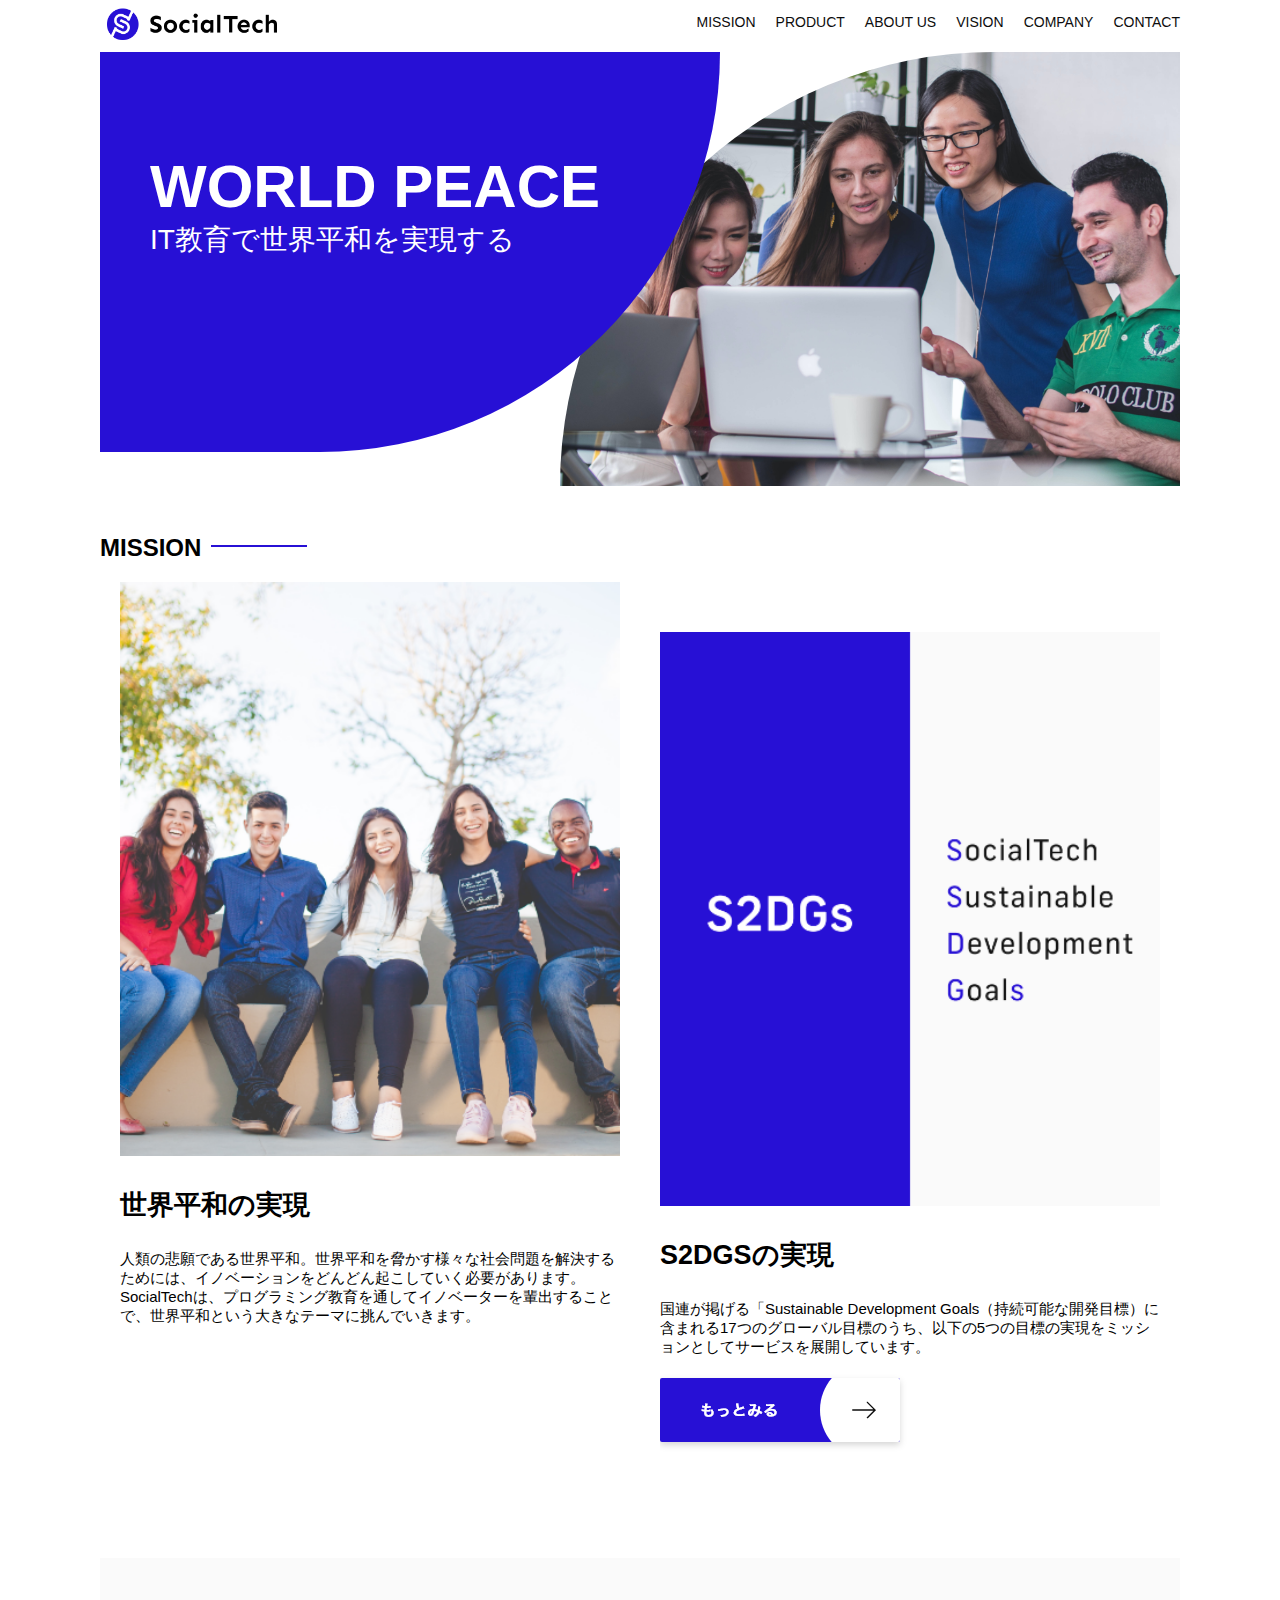
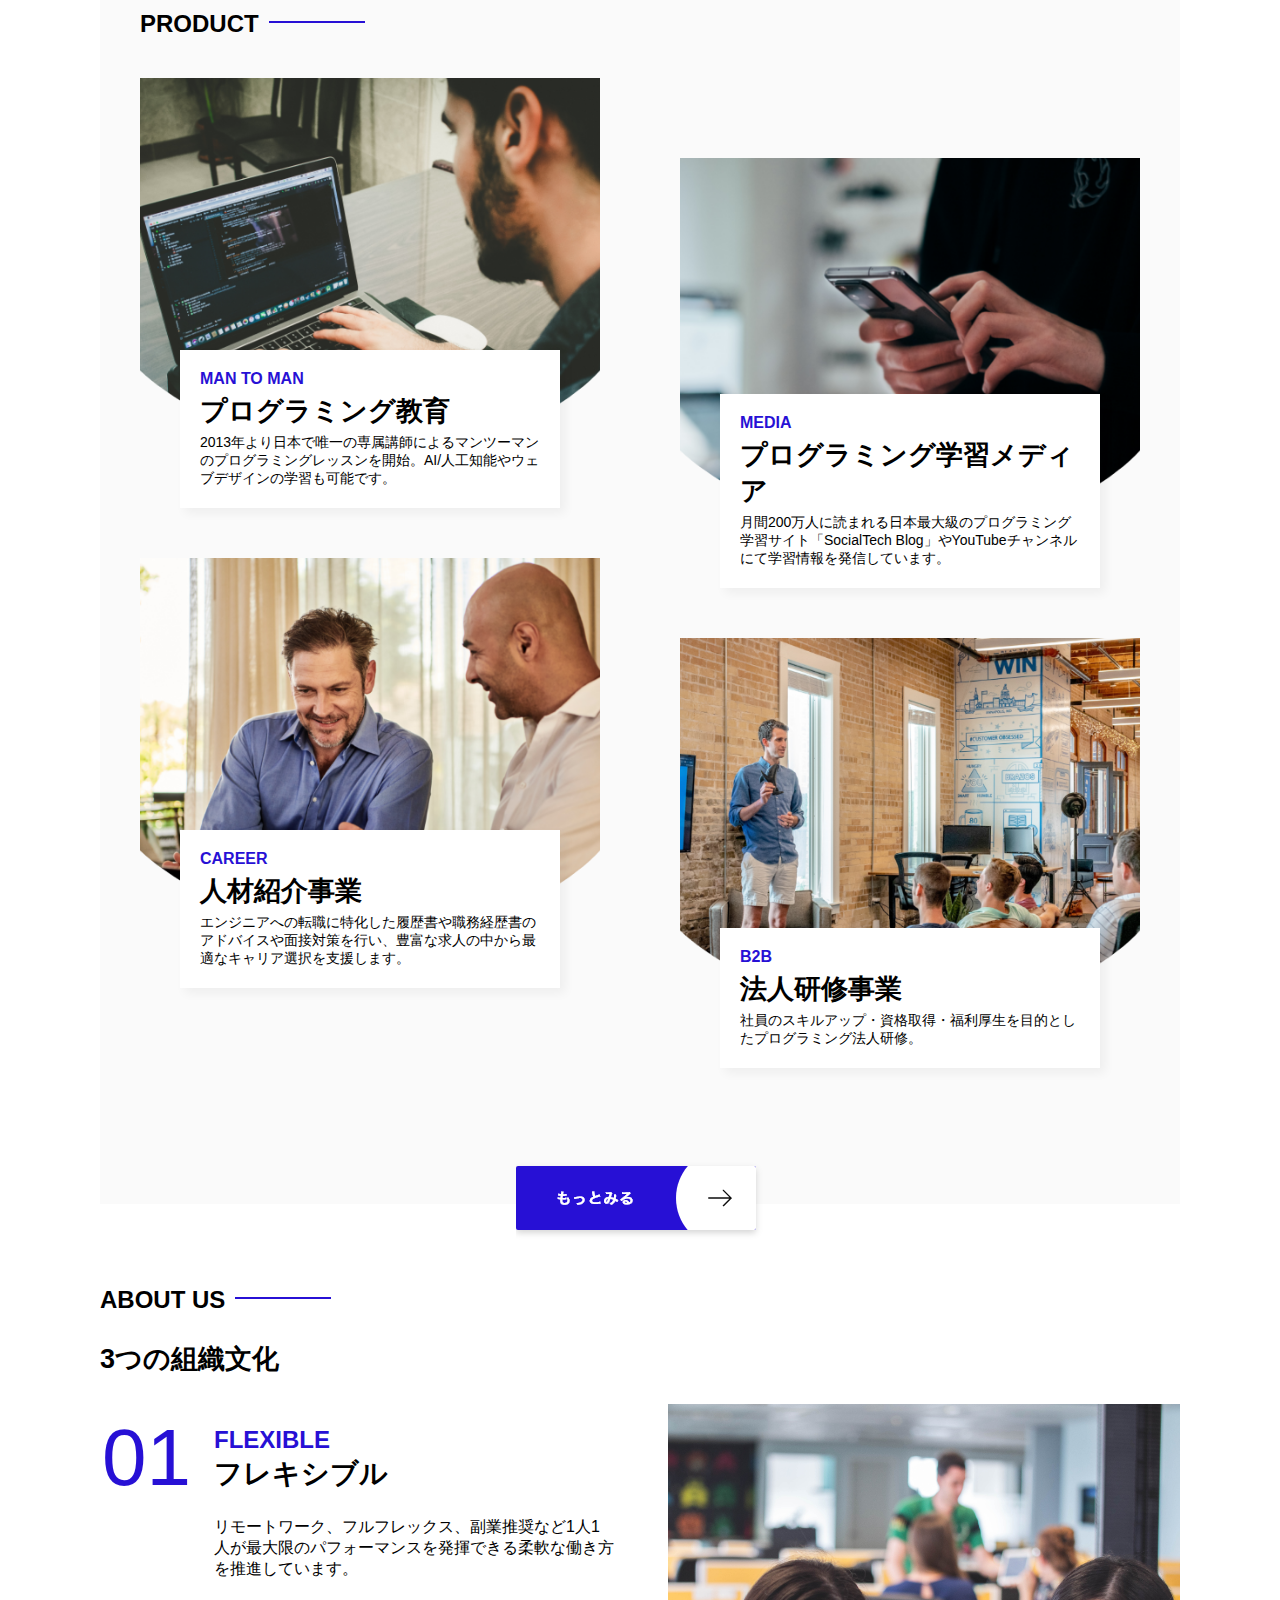
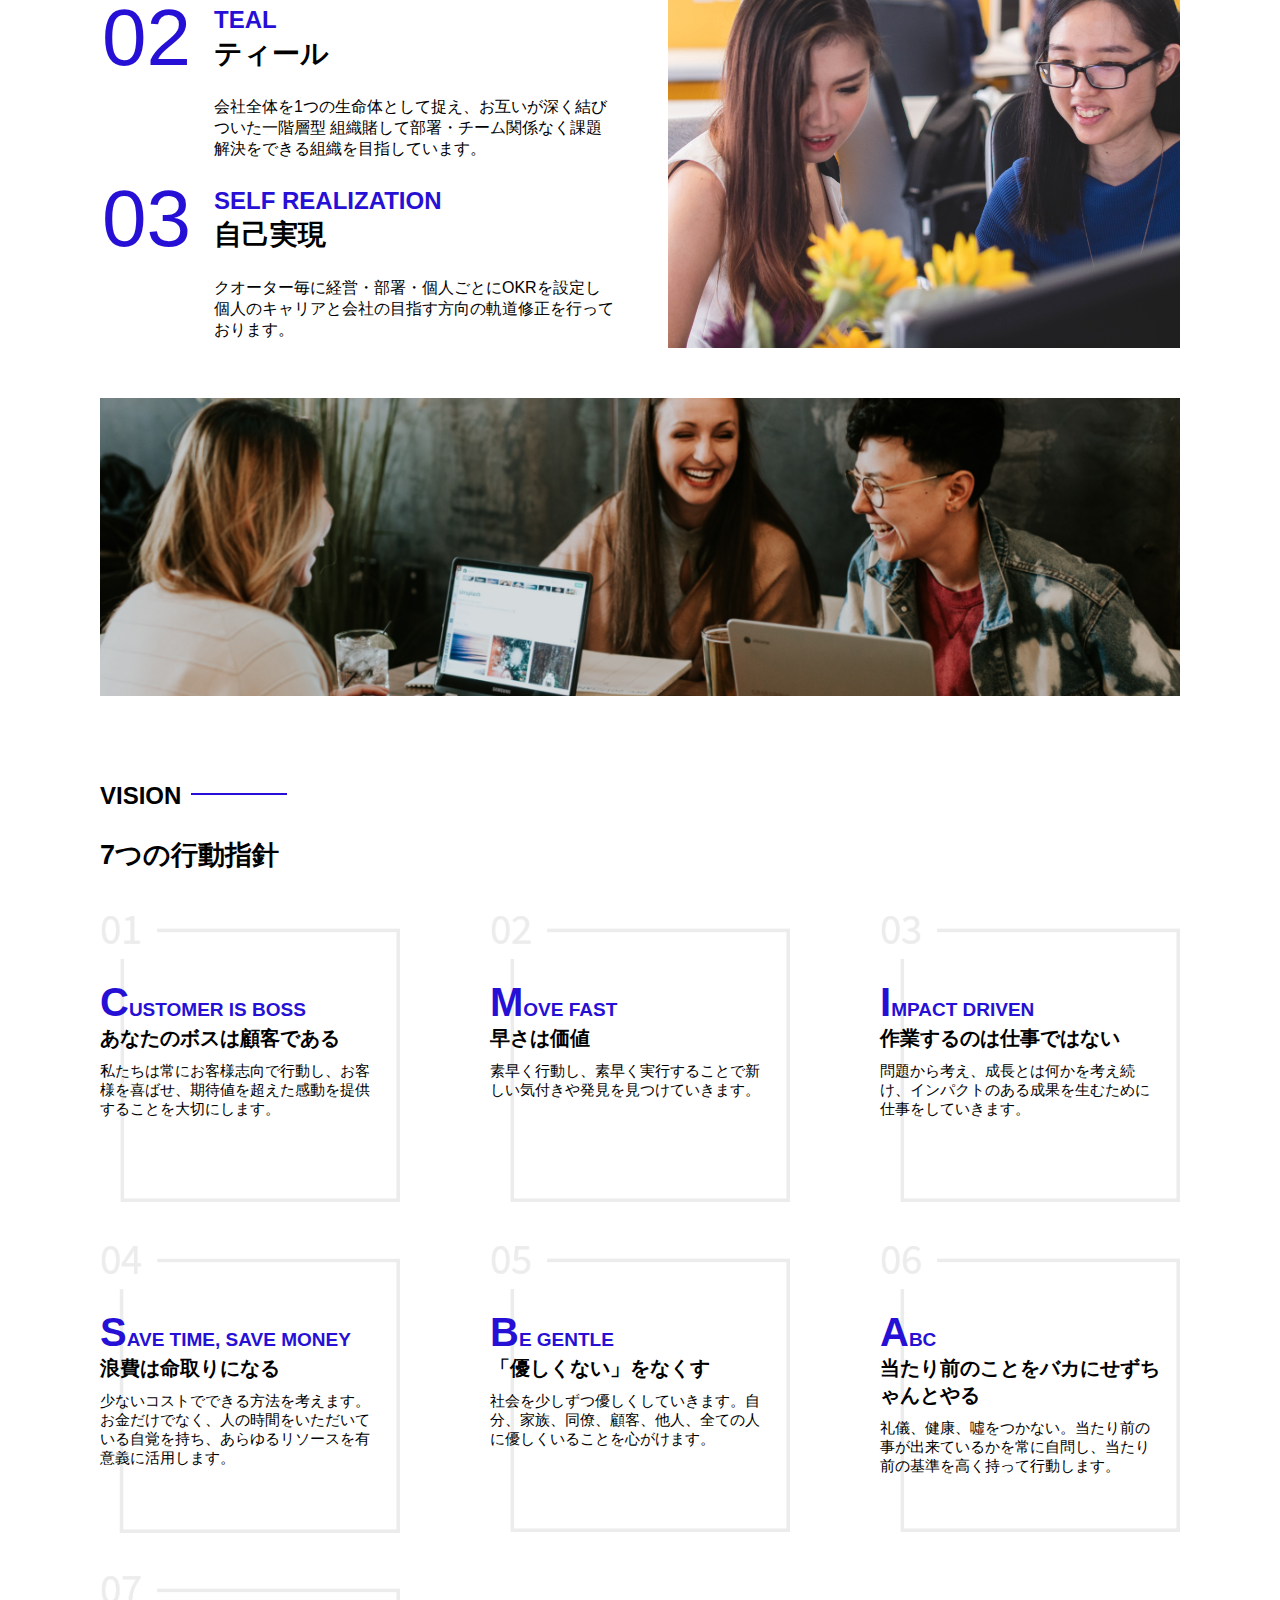
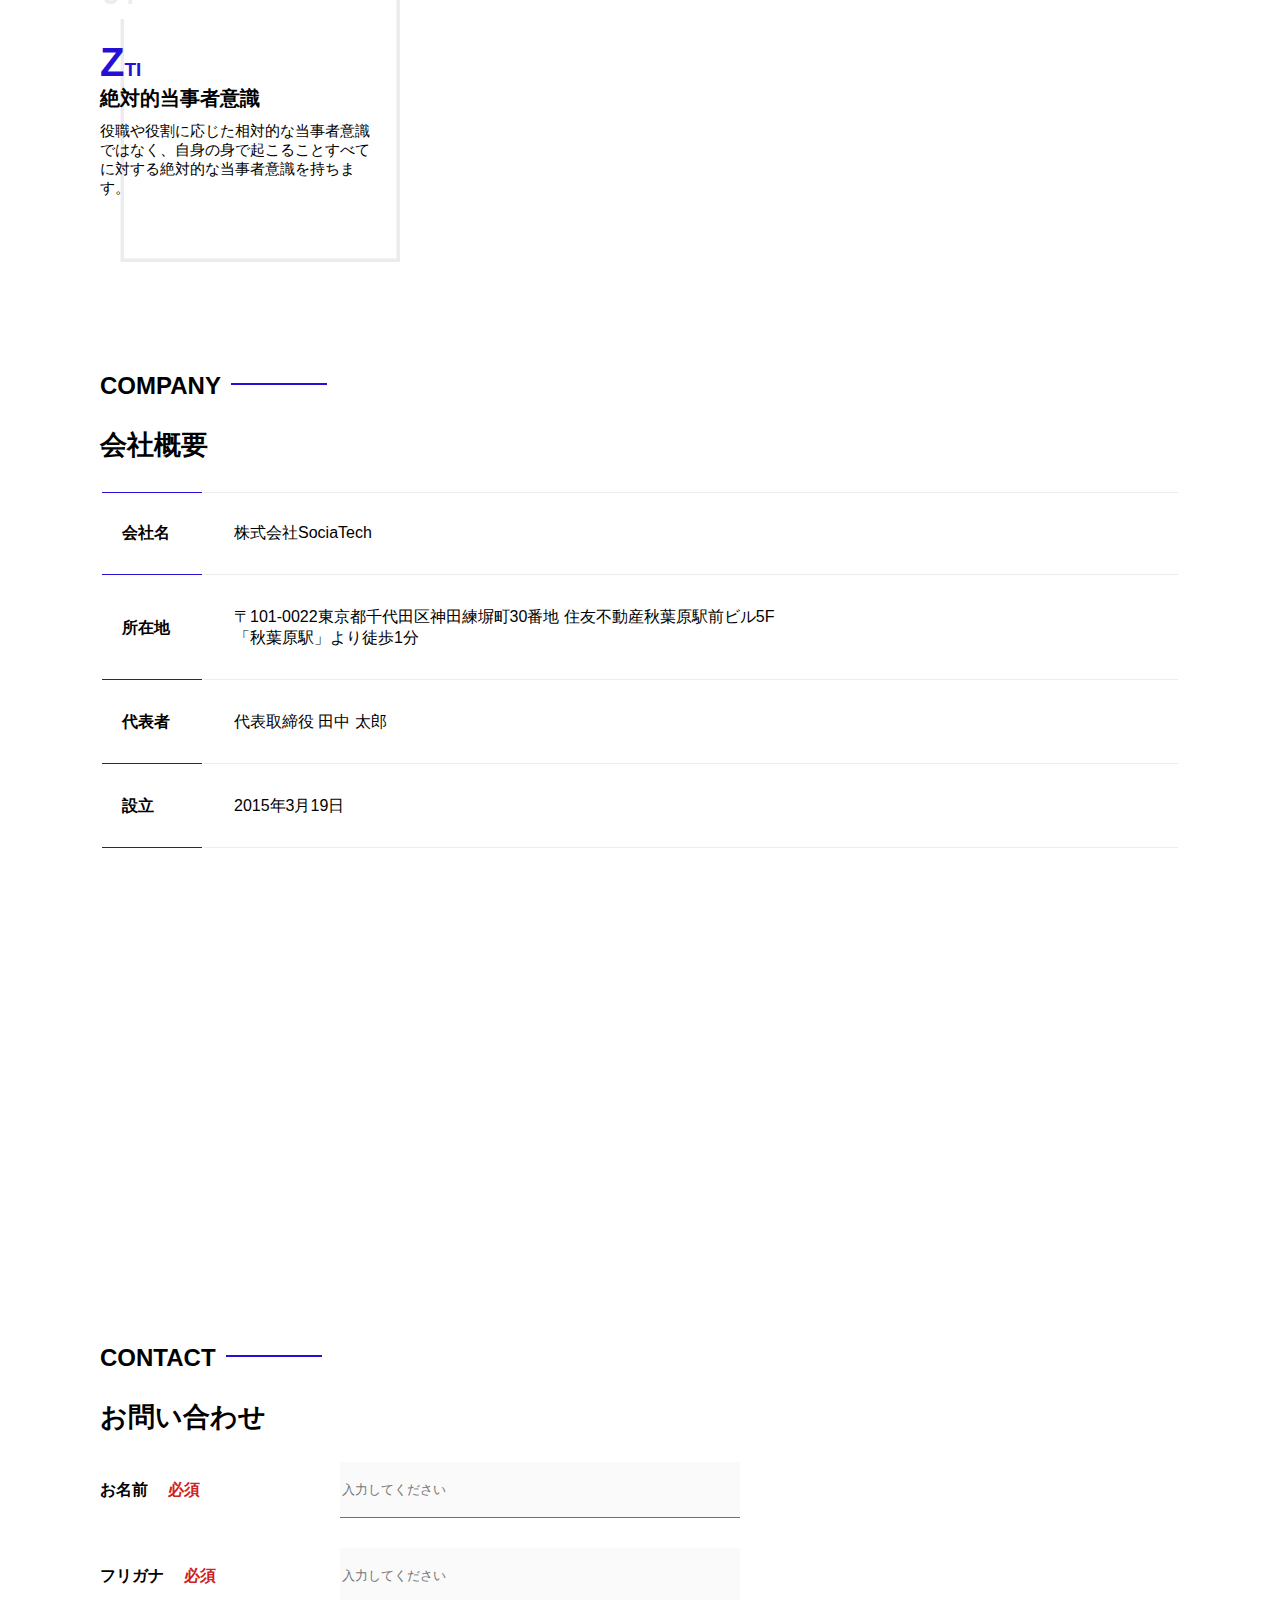
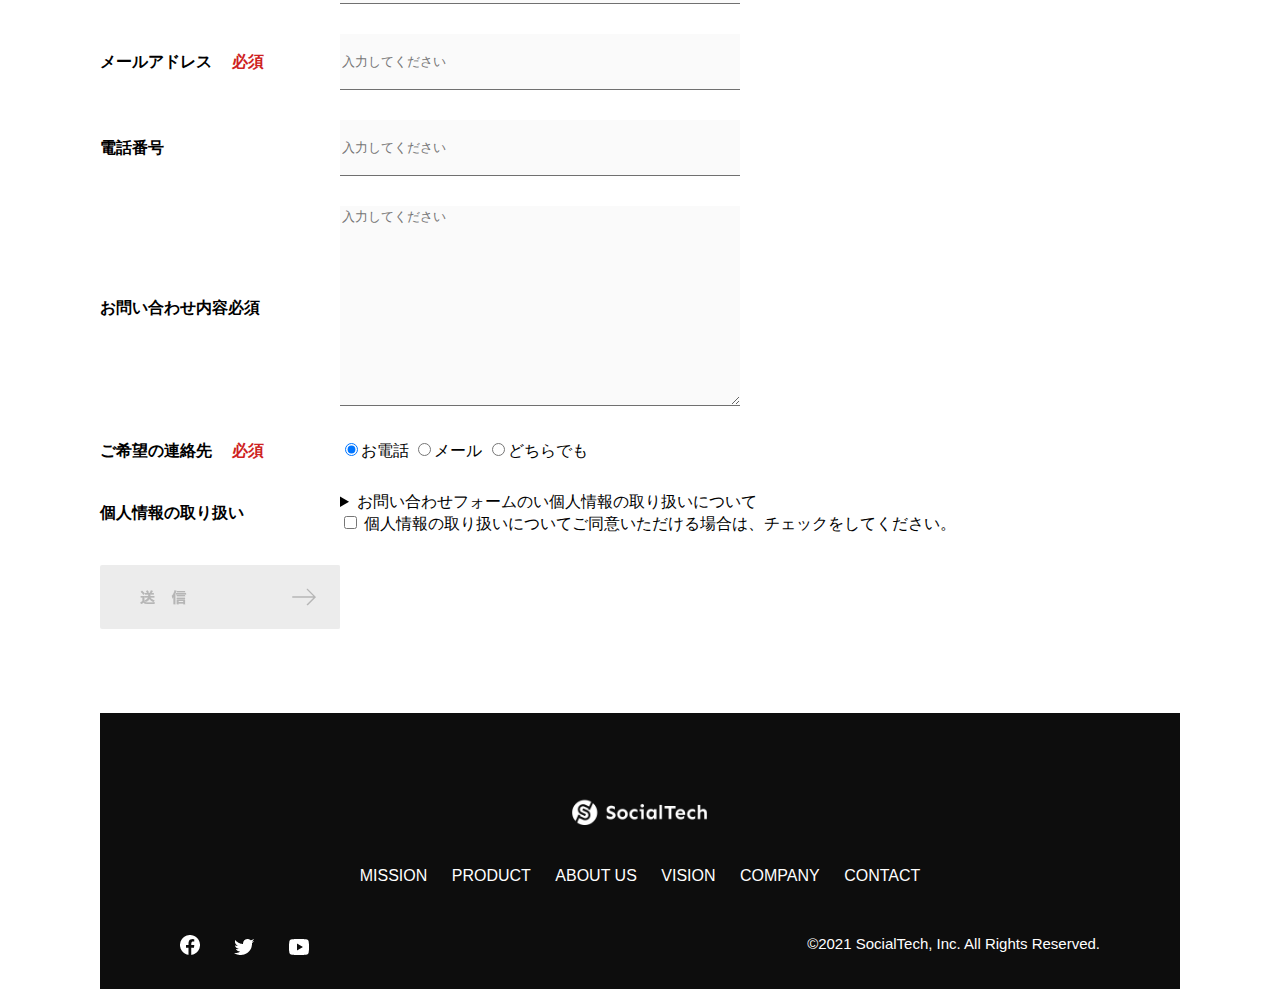
<file: index.html>
<!DOCTYPE html>
<html>
  <head>
    <title>SocialTeck</title>
    <meta charset="utf-8">
    <meta name="description" content="SocialTechはEdTech業界のリーディングカンパニーを目指します。">
    <meta name="viewport" content="width=device-width, initial-scale=1.0">
    <link rel="stylesheet" href="style.css">
  </head>
    <body>
      <!-- ヘッダー -->
      <header>
        <!-- ロゴ -->
        <a href="index.html" id="logo"><img src="images/logo.png" alt="トップページに戻る"></a>

        <!-- pc用ナビゲーション -->
        <nav id="nav-pc">
          <ul>
            <li><a href="mission.html">MISSION</a></li>
            <li><a href="product.html">PRODUCT</a></li>
            <li><a href="index.html#aboutus">ABOUT US</a></li>
            <li><a href="index.html#vision">VISION</a></li>
            <li><a href="index.html#company">COMPANY</a></li>
            <li><a href="index.html#contact">CONTACT</a></li>
          </ul>
          </nav>
          <!-- スマホ用メニューボタン -->
           <button id="menu-sp" onclick="document.getElementById('nav-sp').style.display = 'block'">
            <img src="images/button-menu.png" alt="ナビゲーションを開く">
           </button>

          <!-- スマートフォン用ナビゲーション -->
           <div id="nav-sp">
            <button id="close" onclick="document.getElementById('nav-sp').style.display = 'none'">
              <img src="images/button-close.png" alt="ナビゲーションを閉じる">
            </button>

            <nav>
              <ul>
                <li>
                <a id="logo-sp" href="index.html" onclick="document.getElementById('nav-sp').style.display = 'none'">
                  <img src="images/logo-sp.png" alt="トップページに戻る"></a>
                </li>
                <li><a class="menu" href="mission.html" onclick="document.getElementById('nav-sp').style.display = 'none'">MISSION</a></li>
                <li><a class="menu" href="product.html" onclick="document.getElementById('nav-sp').style.display = 'none'">PRODUCT</a></li>
                <li><a class="menu" href="index.html#aboutous" onclick="document.getElementById('nav-sp').style.display = 'none'">ABOUT US</a></li>
                <li><a class="menu" href="index.html#vision" onclick="document.getElementById('nav-sp').style.display = 'none'">VISION</a></li>
                <li><a class="menu" href="index.html#company" onclick="document.getElementById('nav-sp').style.display = 'none'">COMPANY</a></li>
                <li><a class="menu" href="index.html#contact" onclick="document.getElementById('nav-sp').style.display = 'none'">CONTACT</a></li>
              </ul>
            </nav>
            <div id="sns">
              <a href="https://www.facebook.com/sejuku2013">
                <img src="images/button-facebook.png" alt="facebookのリンク">
              </a>
              <a href="https://twitter.com/samuraijuku">
                <img src="images/button-twitter.png" alt="twitterへのリンク">
              </a>
              <a href="https://www.youtube.com/channel/UCCFOQO5aDK0xXam4cUQXT8g">
                <img src="images/button-youtube.png" alt="YouTubeへのリンク">
              </a>
            </div>
          </div>
          
  </header> 
  <main>
    <article>
      <!-- メインビジュアル -->
       <section id="main-visual">
        <div id="main-message">
          <h1>WORLD PEACE</h1>
          <p>IT教育で世界平和を実現する</p>
          </div>
          <img src="images/index/index-main.png" alt="PCの周りに集まる多国籍の仲間たち">          
       </section>
       <!-- ミッション -->
        <section id="mission">
          <h2 class="index-h2">MISSION</h2>
          <div id="mission-flex">
            <div>
              <img id="mission-photo" src="images/index/index-mission.png" alt="屋外のベンチで">
              <h3>世界平和の実現</h3>
              <p>人類の悲願である世界平和。世界平和を脅かす様々な社会問題を解決するためには、イノベーションをどんどん起こしていく必要があります。SocialTechは、プログラミング教育を通してイノベーターを輩出することで、世界平和という大きなテーマに挑んでいきます。
              </p>
            </div>
            <div>
              <img id="s2dgs" src="images/index/s2dgs.png" alt="S2DGS">
              <h3>S2DGSの実現</h3>
              <p>国連が掲げる「Sustainable Development Goals（持続可能な開発目標）に含まれる17つのグローバル目標のうち、以下の5つの目標の実現をミッションとしてサービスを展開しています。</p>
              <a href="mission.html">
                <img src="images/button-more.png" alt="もっとみる">
              </a>
            </div>
          </div>
        </section>
        <!-- プロダクト -->
        <section id="product">
          <h2 class="index-h2">PRODUCT</h2>
          <div class="product-flex">
            <div id="product-left">
              <div>
                <img class="product-photo" src="images/index/index-mantoman.png" alt="PCでコードを書く男性">
                <div class="product-explain">
                  <span>MAN TO MAN</span>
                  <h3>プログラミング教育</h3>
                  <p>2013年より日本で唯一の専属講師によるマンツーマンのプログラミングレッスンを開始。AI/人工知能やウェブデザインの学習も可能です。</p>
                </div>
              </div>
              <div>
                <img class="product-photo" src="images/index/index-career.png" alt="笑顔で話し合う2人の男性">
                <div class="product-explain">
                  <span>CAREER</span>
                  <h3>人材紹介事業</h3>
                  <p>エンジニアへの転職に特化した履歴書や職務経歴書のアドバイスや面接対策を行い、豊富な求人の中から最適なキャリア選択を支援します。</p>
                </div>
              </div>
              </div>
          <div id="product-right">
            <div>
              <img  class="product-photo" src="images/index/index-media.png" alt="スマートフォンを操作する人">
              <div class="product-explain">
                <span>MEDIA</span>
                <h3>プログラミング学習メディア</h3>
                <p>月間200万人に読まれる日本最大級のプログラミング学習サイト「SocialTech Blog」やYouTubeチャンネルにて学習情報を発信しています。</p> 
              </div>
            </div>
            <div>
              <img class="product-photo" src="images/index/index-b2b.png" alt="公演中の男性とそれを聞く人々">
              <div class="product-explain">
                <span>B2B</span>
                <h3>法人研修事業</h3>
                <p>社員のスキルアップ・資格取得・福利厚生を目的としたプログラミング法人研修。</p>
              </div>
            </div>
          </div>
          </div>
          <div id="product-more">
            <a href="product.html">
              <img src="images/button-more.png" alt="もっと見る">
            </a>
          </div>
        </section>
        <!-- ABOUT US -->
         <section id="aboutus">
          <h2 class="index-h2">ABOUT US</h2>
          <h3>3つの組織文化</h3>
          <div>
            <table class="culture-table">
              <tr>
                <td class="culture-num">01</td>
                <th><span class="culture-en">FLEXIBLE</span><br>フレキシブル</th>
              </tr>
              <tr>
                <td>
                  <!-- 空のセル -->
                </td>
                <td class="culture-description">リモートワーク、フルフレックス、副業推奨など1人1人が最大限のパフォーマンスを発揮できる柔軟な働き方を推進しています。</td>
              </tr>
              <tr>
                <td class="culture-num">02</td>
                <th><span class="culture-en">TEAL</span><br>ティール</th>
              </tr>
              <tr>
                <td>
                  <!-- 空のセル -->
                </td>
                <td class="culture-description">会社全体を1つの生命体として捉え、お互いが深く結びついた一階層型 組織賭して部署・チーム関係なく課題解決をできる組織を目指しています。</td>
              </tr>
              <tr>
                <td class="culture-num">03</td>
                <th><span class="culture-en">SELF REALIZATION</span><br>自己実現</th>
              </tr>
              <tr>
                <td>
                  <!-- 空のセル -->
                </td>
                <td class="culture-description">クオーター毎に経営・部署・個人ごとにOKRを設定し個人のキャリアと会社の目指す方向の軌道修正を行っております。</td>
              </tr>
            </table>
            <img class="culture-img" src="images/index/index-aboutus1.png" alt="笑顔で話し合う2人の女性">
          </div>
            <img class="culture-img2" src="images/index/index-aboutus2.png" alt=笑顔で話し合う3人の男女">
        </section>
        <!-- VISION -->
        <section id="vision">
          <h2 class="index-h2">VISION</h2>
          <h3>7つの行動指針</h3>
          <div>
            <div class="vision-box">
              <img src="images/index/vision-01.png" alt="01">
              <div>
                <h4>CUSTOMER IS BOSS</h4>
                <h5>あなたのボスは顧客である</h5>
                <p>私たちは常にお客様志向で行動し、お客様を喜ばせ、期待値を超えた感動を提供することを大切にします。</p>
              </div>
            </div>
            <div class="vision-box">
              <img src="images/index/vision-02.png" alt="02">
              <div>
                <h4>MOVE FAST</h4>
                <h5>早さは価値</h5>
                <p>素早く行動し、素早く実行することで新しい気付きや発見を見つけていきます。</p>
              </div>
          </div>
          <div class="vision-box">
            <img src="images/index/vision-03.png" alt="03">
            <div>
              <h4>IMPACT DRIVEN</h4>
              <h5>作業するのは仕事ではない</h5>
              <p>問題から考え、成長とは何かを考え続け、インパクトのある成果を生むために仕事をしていきます。</p>
            </div>
          </div>
          <div class="vision-box">
            <img src="images/index/vision-04.png" alt="04">
            <div>
              <h4>SAVE TIME, SAVE MONEY</h4>
              <h5>浪費は命取りになる</h5>
              <p>少ないコストでできる方法を考えます。お金だけでなく、人の時間をいただいている自覚を持ち、あらゆるリソースを有意義に活用します。</p>
            </div>
          </div>
          <div class="vision-box">
            <img src="images/index/vision-05.png" alt="05">
            <div>
              <h4>BE GENTLE</h4>
              <h5>「優しくない」をなくす</h5>
              <p>社会を少しずつ優しくしていきます。自分、家族、同僚、顧客、他人、全ての人に優しくいることを心がけます。</p>
            </div>
          </div>
          <div class="vision-box">
            <img src="images/index/vision-06.png" alt="06">
            <div>
              <h4>ABC</h4>
              <h5>当たり前のことをバカにせずちゃんとやる</h5>
              <p>礼儀、健康、噓をつかない。当たり前の事が出来ているかを常に自問し、当たり前の基準を高く持って行動します。</p>
            </div>
          </div>
          <div class="vision-box">
            <img src="images/index/vision-07.png" alt="07">
            <div>
              <h4>ZTI</h4>
              <h5>絶対的当事者意識</h5>
              <p>役職や役割に応じた相対的な当事者意識ではなく、自身の身で起こることすべてに対する絶対的な当事者意識を持ちます。</p>
            </div>
          <div>
          </div>
        </section>
        <!-- COMPANY -->
        <section id="company">
          <h2 class="index-h2">COMPANY</h2>
          <h3>会社概要</h3>
          <table id="company-table">
            <tr>
              <th class="tableheader tableheader-first">会社名</th>
              <td class="cell cell-first">株式会社SociaTech</td>
            </tr>
            <tr>
              <th class="tableheader">所在地</th>
              <td class="cell">〒101-0022東京都千代田区神田練塀町30番地 住友不動産秋葉原駅前ビル5F<br>「秋葉原駅」より徒歩1分</td>
            </tr>
            <tr>
              <th class="tableheader">代表者</th>
              <td class="cell">代表取締役 田中 太郎</td>
            </tr>
            <tr>
              <th class="tableheader">設立</th>
              <td class="cell">2015年3月19日</td>
            </tr>
          </table>           
          <iframe src="https://www.google.com/maps/embed?pb=!1m14!1m8!1m3!1d12960.275416078066!2d139.7746526!3d35.6999232!3m2!1i1024!2i768!4f13.1!3m3!1m2!1s0x60188fee13660e23%3A0x77137876edf742ac!2z5L2P5Y-L5LiN5YuV55Sj56eL6JGJ5Y6f6aeF5YmN44OT44Or!5e0!3m2!1sja!2sjp!4v1731663658675!5m2!1sja!2sjp" width="600" height="450" style="border:0;" allowfullscreen="" loading="lazy" referrerpolicy="no-referrer-when-downgrade">
          </iframe>
        </section>
        <!-- お問い合わせフォーム -->
        <section id="contact">
          <h2 class="index-h2">CONTACT</h2>
          <h3>お問い合わせ</h3>
          <form>
            <div>
              <div class="contact-heading">
                <label class="contact-label">お名前<span class="contact-span">必須</span></label>
              </div>
            <div>
              <input type="text" name="name" placeholder="入力してください" class="contact-textbox">
            </div>
            </div>
              <div>
              <div class="contact-heading">
                <label class="contact-label">フリガナ<span class="contact-span">必須</span></label>
              </div>
              <div>
                <input type="text" name="hurigana" placeholder="入力してください" class="contact-textbox">
              </div>
            </div>
            <div>
              <div class="contact-heading">
                <label class="contact-label">メールアドレス<span class="contact-span">必須</span></label>
              </div>
              <div>
                <input type="text" name="email" placeholder="入力してください" class="contact-textbox">
              </div>
            </div>
            <div>
              <div class="contact-heading">
                <label class="contact-label">電話番号</label>
              </div>
              <div>
                <input type="text" name="tell" placeholder="入力してください" class="contact-textbox">
              </div>
            </div>
            <div>
              <div class="contact-heading">
                <label class="contact-label">お問い合わせ内容<span class="conatct-span">必須</span></label>
              </div>
              <div>
                <textarea class="contact-textarea" placeholder="入力してください" name="massage"></textarea>
              </div>
            </div>
            <div>
              <div class="contact-heading">
                <label class="contact-label">ご希望の連絡先<span class="contact-span">必須</span></label>
              </div>
              <div>
                <input class="radiobutton" type="radio" value="tel" name="contact" checked><label>お電話</label>
                <input class="radiobutton" type="radio" value="mail" name="contact"><label>メール</label>
                <input class="radiobutton" type="radio" value="both" name="contact"><label>どちらでも</label>
              </div>
            </div>
            <div>
              <div class="contact-heading">
                <label class="contact-label">個人情報の取り扱い</label>
              </div>
            <div>
            <details>
              <summary>お問い合わせフォームのい個人情報の取り扱いについて</summary>
              <div>
                <dl>
                  <dt>１．組織の名称又は氏名</dt>
                  <dd>株式会社SociaTech</dd>
                  <dt>２．個人情報保護管理者（若しくはその代理人）の氏名又は職名、所<>属及び連絡先、</dt>
                  <dd>
                    <p>鈴木 一郎 コーポレート部</p>
                    <p>メールアドレス：samurai@example.com</p>
                    <p>EL：03-1234-5678</p>
                  </dd>
                  <dt>３．個人情報の利用目的</dt>
                  <dd>
                    <ul>
                      <li>本サービス及び本サービスに関連する情報の提供又はそれらに関する連絡のため</li>
                      <li>ユーザーの本人確認のため</li>
                      <li>当社サービスのご案内のため</li>
                      <li>当社の商品等の広告または宣伝（電子メールによるものを含むものとします。）</li>
                    </ul>
                  </dd>
                  <dt>４．個人情報の取り扱い業務の委託</dt>
                  <dd>個人情報の取扱業務の全部または一部を外部に業務委託する場合があります。その際、弊社は、個人情報を適切に保護できる管理体制を敷き実行していることを条件として委託先を厳選したうえで、機密保持契約を委託先と締結し、お客様の個人情報を厳密に管理させます。</dd>
                  <dt>５．個人情報の開示等の請求</dt>
                  <dd>お客様は、弊社に対してご自身の個人情報の開示等（利用目的の通知、開示、内容の訂正・追加・削除、利用の停止または消去、第三者への提供の停止）に関して、当社問合わせ窓口に申し出ることができます。<br>
                    その際、弊社はお客様ご本人を確認させていただいたうえで、合理的な期間内に対応いたします。<br>
                    なお、個人情報に関する弊社問合わせ先は、次の通りです。
                  </dd>
                  <dd>
                    <p>株式会社SocialTech　個人情報問合せ窓口</p>
                    <p>〒150-0043　東京都千代田区神田練塀町300番地 住友不動産秋葉原駅前ビル5F</p>
                    <p>メールアドレス：samurai@example.com　TEL：03-1234-5678</p>
                  </dd>

                  <dt>６．個人情報を提供されることの任意性について</dt>
                  <dd>お客様がご自身の個人情報を弊社に提供されるか否かは、お客様のご判断によりますが、もしご提供されない場合には、適切なサービスが提供できない場合がありますので予めご了承ください。</dd>
                </dl>
              </div>
            </details>
            <input type="checkbox" name="agree">
            <span>個人情報の取り扱いについてご同意いただける場合は、チェックをしてください。</span>
            </div>
          </div>
          <input type="image" src="images/button-submit.png" alt="送信する">
        </form>  
        </section>
    </article>
   </main>    

    <footer>
      <div id="footer-logo">
        <img src="images/logo-sp.png" alt="SocialTeck">
      </div>
      <div id="footer-link">
        <a href="mission.html">MISSION</a>
        <a href="product.html">PRODUCT</a>
        <a href="index.html#aboutus">ABOUT US</a>
        <a href="index.html#vision">VISION</a>
        <a href="index.html#company">COMPANY</a>
        <a href="index.html#contact">CONTACT</a>
      </div>
      <div id="sns-footer">
        <div class="sns-btns">
          <a href="https://www.facebook.com/sejuku2013"><img src="images/button-facebook.png" alt="facebookのリンク"></a>
          <a href="https://twitter.com/samuraijuku"><img src="images/button-twitter.png" alt="twitterへのリンク"></a>
          <a href="https://www.youtube.com/channel/UCCFOQO5aDK0xXam4cUQXT8g"><img src="images/button-youtube.png" alt="YouTubeへのリンク"></a>
        </div>
        <p id="copyright">&copy;2021 SocialTech, Inc. All Rights Reserved.</p>
      </div>
    </footer>

  </body>

</html>
</file>
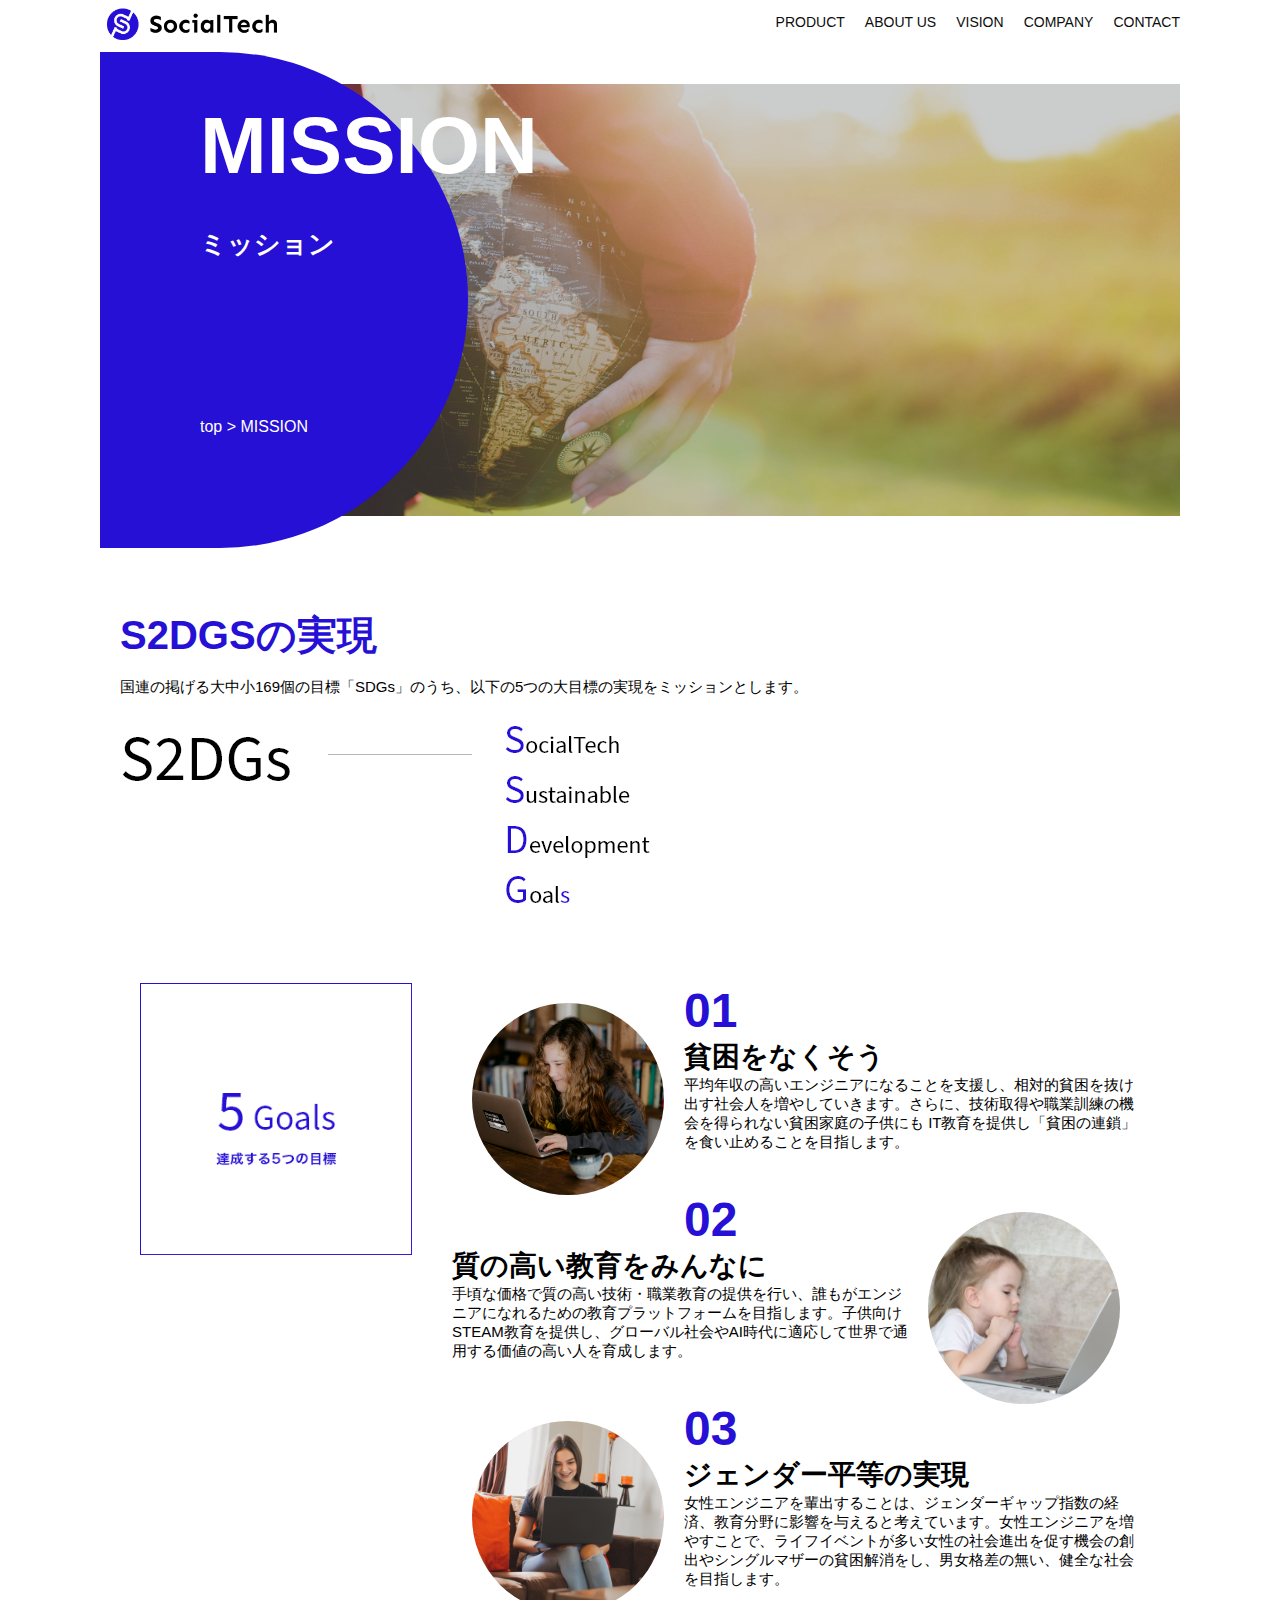
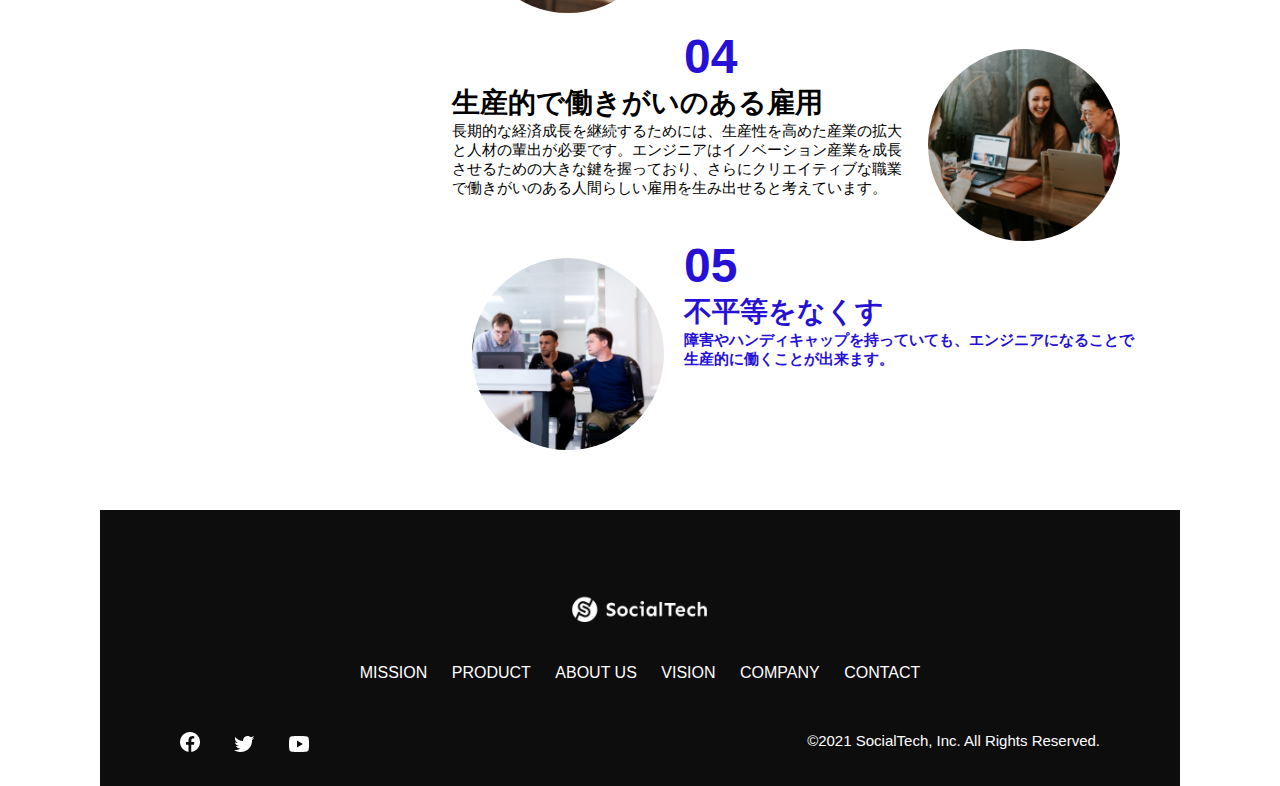
<file: mission.html>
<!DOCTYPE html>
<html>
  <head>
    <title>SocialTech - MISSION ミッション -</title>
    <meta charset="utf-8">
    <meta name="description" content="SocialTechが目指す5つの目標（S2DGs）を紹介します">
    <meta name="viewport" content="width=device-width, initial-scale=1.0">
    <link rel="stylesheet" href="style.css">
  </head>

  <body>
    <!-- ヘッダー -->
     <header>
      <!-- ロゴ -->
       <a href="index.html" id="logo">
        <img src="images/logo.png" alt="トップページに戻る">
      </a>

      <!-- PC用ナビゲーション -->
       <nav id="nav-pc">
        <ul>
          <!-- <li><a href="mission.html">MISSION</a></li> -->
          <li><a href="product.html">PRODUCT</a></li>
          <li><a href="index.html#aboutus">ABOUT US</a></li>
          <li><a href="index.html#vision">VISION</a></li>
          <li><a href="index.html#company">COMPANY</a></li>
          <li><a href="index.html#contact">CONTACT</a></li>
        </ul>
       </nav>

       <!-- スマホ用ナビゲーションボタン -->
       <button id="menu-sp" onclick="document.getElementById('nav-sp').style.display = 'block'">
        <img src="images/button-menu.png" alt="ナビゲーションを開く">
       </button>

       <!-- スマホ用ナビゲーション -->
        <div id="nav-sp">
          <button id="close" onclick="document.getElementById('nav-sp').style.display = 'none'">
            <img src="images/button-close.png" alt="ナビゲーションを閉じる">
          </button>

          <nav>
            <ul>
              <li><a id="logo-sp" href="index.html" onclick="document.getElementById('nav-sp').style.display = 'none'"><img src="images/logo-sp.png" alt="トップページに戻る"></a>
              </li>
              <li><a class="menu" href="mission.html" onclick="document.getElementById('nav-sp').style.display = 'none'">MISSION</a></li>
              <li><a class="menu" href="product.html" onclick="document.getElementById('nav-sp').style.display = 'none'">PRODUCT</a></li>
              <li><a class="menu" href="index.html#aboutus" onclick="document.getElementById('nav-sp').style.display = 'none'">ABOUT US</a></li>
              <li><a class="menu" href="index.html#vision" onclick="document.getElementById('nav-sp').style.display = 'none'">VISION</a></li>
              <li><a class="menu" href="index.html#company" onclick="document.getElementById('nav-sp').style.display = 'none'">COMPANY</a></li>
              <li><a class="menu" href="index.html#contact" onclick="document.getElementById('nav-sp').style.display = 'none'">CONTACT</a></li>
            </ul>
          </nav>
          <div id="sns">
            <a href="https://www.facebook.com/sejuku2013">
              <img src="images/button-facebook.png" alt="facebookのリンク">
            </a>
            <a href="https://twitter.com/samuraijuku">
              <img src="images/button-twitter.png" alt="twitterへのリンク">
            </a>
            <a href="https://www.youtube.com/channel/UCCFOQO5aDK0xXam4cUQXT8g">
              <img src="images/button-youtube.png" alt="YouTubeへのリンク">
            </a>
          </div>
        </div>
       </header>

       <main>
        <article>
          <section id="mission-main">
            <div class="mission-main-inner">
              <div id="mission-title">
                <h1>MISSION<br><span>ミッション</span></h1>
                <p>top > MISSION</p>
              </div>
            </div>
          </section>

          <section id="mission-s2dgs">
            <h2 class="mission-h2">S2DGSの実現</h2>
            <p>国連の掲げる大中小169個の目標「SDGs」のうち、以下の5つの大目標の実現をミッションとします。</p>
            <img src="images/mission/mission-s2dgs.png" alt="S2DGs">
          </section>

          <section id="mission-five-goals">
            <div class="five-goals-image">
              <img src="images/mission/mission-5goals.png" alt="5goals">
            </div>
            <div class="five-goals-read">
            <div>
              <img class="fivegoals-image-left" src="images/mission/mission-5goals01.png" alt="PCを操作する女の子">
              <span class="fivegoals-number">01</span>
              <h3 class="fivegoals-h3">貧困をなくそう</h3>
              <p class="fivegoals-p">平均年収の高いエンジニアになることを支援し、相対的貧困を抜け出す社会人を増やしていきます。さらに、技術取得や職業訓練の機会を得られない貧困家庭の子供にも IT教育を提供し「貧困の連鎖」を食い止めることを目指します。</p>
            </div>
            <div>
              <img class="fivegoals-image-right" src="images/mission/mission-5goals02.png" alt="PCを見つめる小さい女の子">
              <span class="fivegoals-number">02</span>
              <h3 class="fivegoals-h3">質の高い教育をみんなに</h3>
              <p class="fivegoals-p">手頃な価格で質の高い技術・職業教育の提供を行い、誰もがエンジニアになれるための教育プラットフォームを目指します。子供向けSTEAM教育を提供し、グローバル社会やAI時代に適応して世界で通用する価値の高い人を育成します。</p>
            </div>
            <div>
              <img class="fivegoals-image-left" src="images/mission/mission-5goals03.png" alt=PCを操作する女性>
              <span class="fivegoals-number">03</span>
              <h3 class="fivegoals-h3">ジェンダー平等の実現</h3>
              <p class="fivegoals-p">女性エンジニアを輩出することは、ジェンダーギャップ指数の経済、教育分野に影響を与えると考えています。女性エンジニアを増やすことで、ライフイベントが多い女性の社会進出を促す機会の創出やシングルマザーの貧困解消をし、男女格差の無い、健全な社会を目指します。</p>
            </div>
            <div>
              <img class="fivegoals-image-right" src="images/mission/mission-5goals04.png" alt="笑顔で話し合う3人の男女">
              <span class="fivegoals-number">04</span>
              <h3 class="fivegoals-h3">生産的で働きがいのある雇用</h3>
              <p class="fivegoals-p">長期的な経済成長を継続するためには、生産性を高めた産業の拡大と人材の輩出が必要です。エンジニアはイノベーション産業を成長させるための大きな鍵を握っており、さらにクリエイティブな職業で働きがいのある人間らしい雇用を生み出せると考えています。</p>
            </div>
            <div>
              <img class="fivegoals-image-left" src="images/mission/mission-5goals05.png" alt="障害を持つ男性が生き生きと働く様子">
              <span class="fivegoals-number">05</spann>
              <h3 class="fivegoals-h3">不平等をなくす</h3>
              <p class="fivegoals-p">障害やハンディキャップを持っていても、エンジニアになることで生産的に働くことが出来ます。</p>    
            </div>
            </div>
          </section>
          
        </article>
       </main>

       <footer>
        <div id="footer-logo">
          <img src="images/logo-sp.png" alt="SocialTech">
        </div>
        <div id="footer-link">
          <a href="mission.html">MISSION</a>
          <a href="product.html">PRODUCT</a>
          <a href="index.html#aboutus">ABOUT US</a>
          <a href="index.html#vision">VISION</a>
          <a href="index.html#company">COMPANY</a>
          <a href="index.html#contact">CONTACT</a>
        </div>
        <div id="sns-footer">
          <div class="sns-btns">
            <a href="https://www.facebook.com/sejuku2013"><img src="images/button-facebook.png" alt="facebookのリンク"></a>
            <a href="https://twitter.com/samuraijuku"><img src="images/button-twitter.png" alt="twitterへのリンク"></a>
            <a href="https://www.youtube.com/channel/UCCFOQO5aDK0xXam4cUQXT8g"><img src="images/button-youtube.png" alt="YouTubeへのリンク"></a>
          </div>
          <p id="copyright">&copy;2021 SocialTech, Inc. All Rights Reserved.</p>
        </div>
       </footer>

  </body>
</html>
</file>
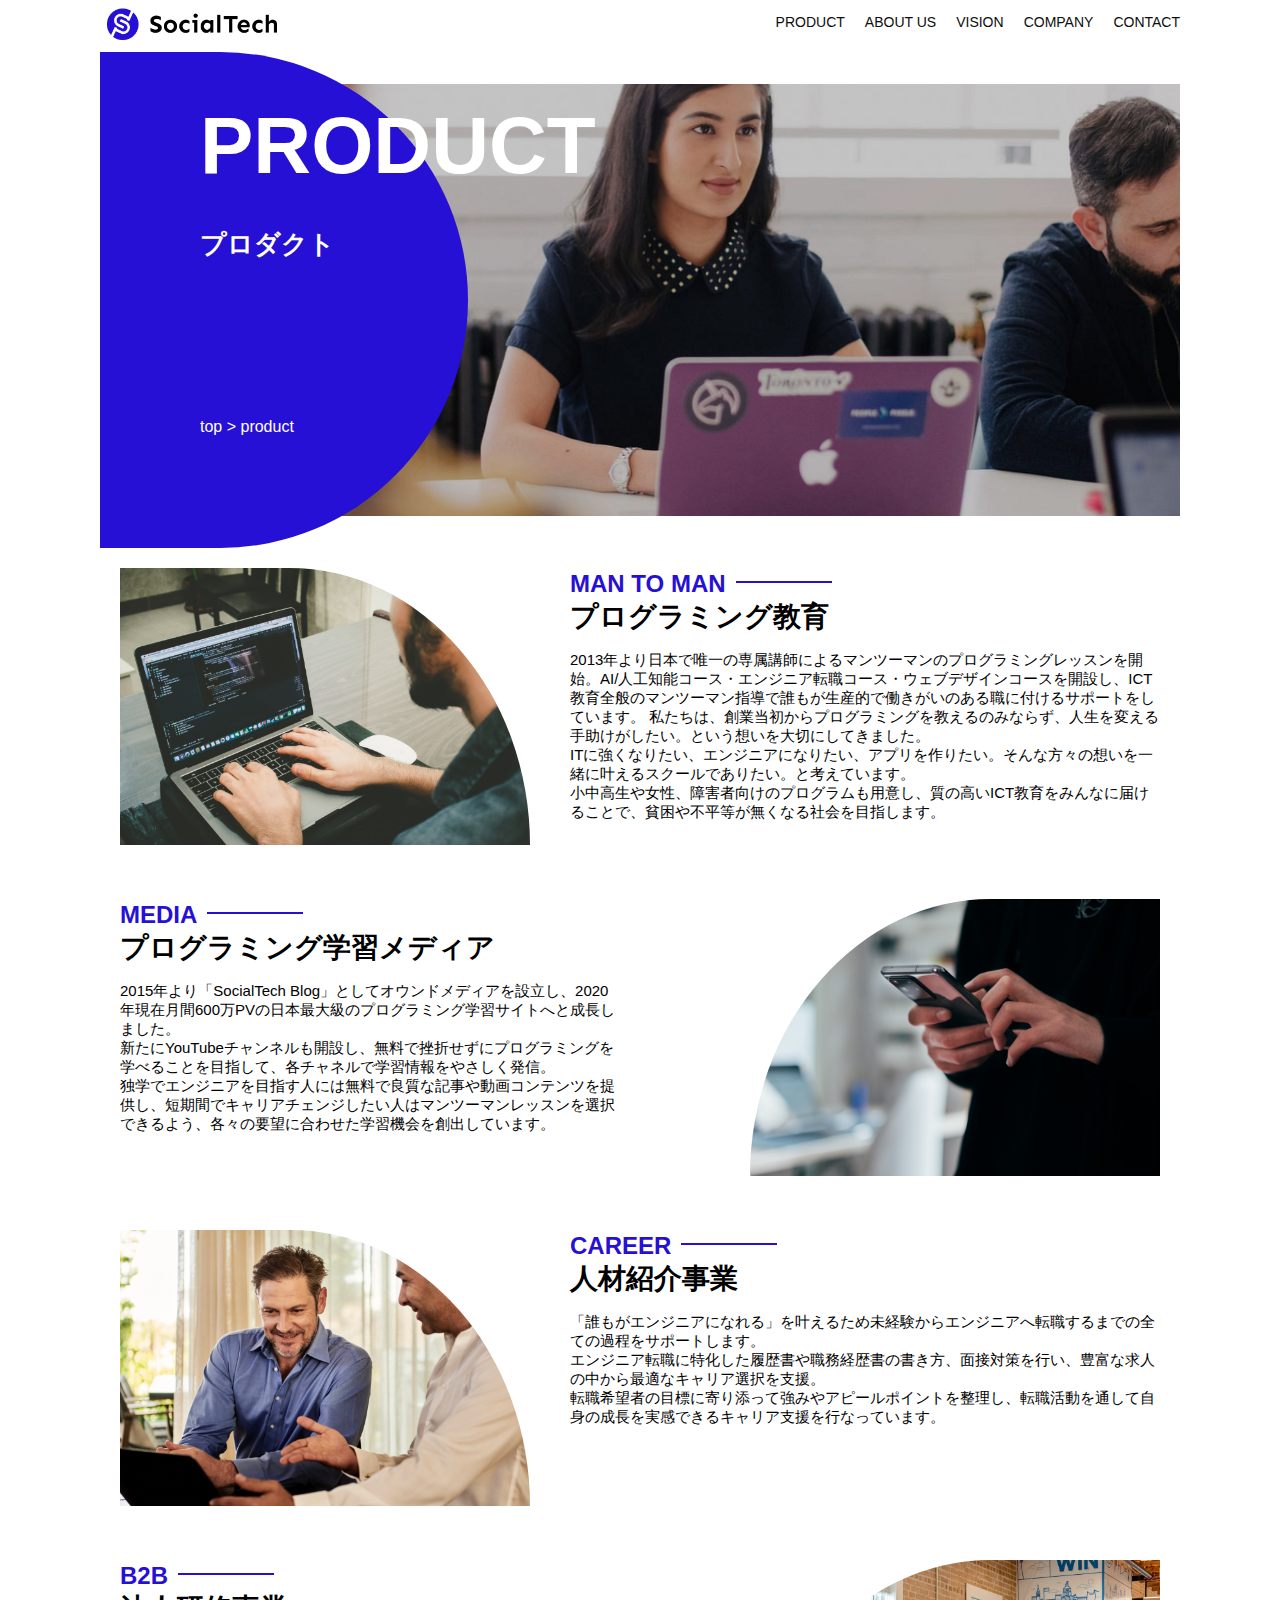
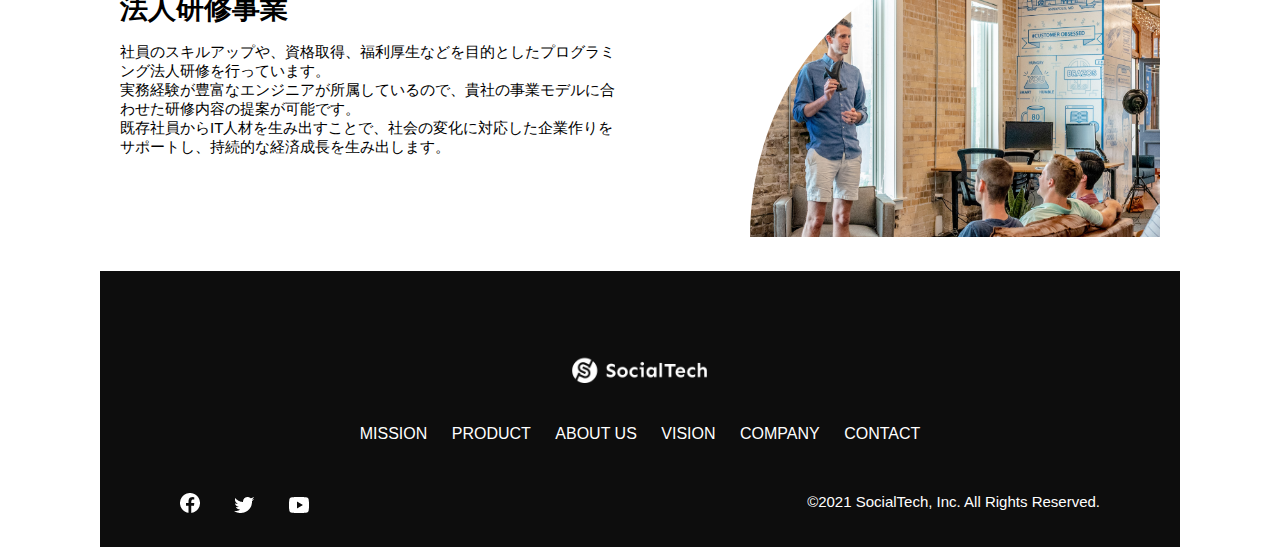
<file: product.html>
<!DOCTYPE html>
<html>
  <head>
    <title>SocialTech -PRODUCT プロダクト-</title>
    <meta charset="utf-8">
    <meta name="description" content="SocialTechの4つのプロダクトを紹介します">
    <meta name="viewport" content="width=device-width, initial-scale=1.0">
    <link rel="stylesheet" href="style.css">
  </head>

  <body>
    <!-- ヘッダー -->
     <header>
      <!-- ロゴ -->
       <a href="index.html" id="logo">
        <img src="images/logo.png" alt="トップページに戻る">
      </a>

      <!-- PC用ナビゲーション -->
       <nav id="nav-pc">
        <ul>
          <!-- <li><a href="mission.html">MISSION</a></li> -->
          <li><a href="product.html">PRODUCT</a></li>
          <li><a href="index.html#aboutus">ABOUT US</a></li>
          <li><a href="index.html#vision">VISION</a></li>
          <li><a href="index.html#company">COMPANY</a></li>
          <li><a href="index.html#contact">CONTACT</a></li>
        </ul>
       </nav>

       <!-- スマホ用ナビゲーションボタン -->
       <button id="menu-sp" onclick="document.getElementById('nav-sp').style.display = 'block'">
        <img src="images/button-menu.png" alt="ナビゲーションを開く">
       </button>

       <!-- スマホ用ナビゲーション -->
        <div id="nav-sp">
          <button id="close" onclick="document.getElementById('nav-sp').style.display = 'none'">
            <img src="images/button-close.png" alt="ナビゲーションを閉じる">
          </button>

          <nav>
            <ul>
              <li><a id="logo-sp" href="index.html" onclick="document.getElementById('nav-sp').style.display = 'none'"><img src="images/logo-sp.png" alt="トップページに戻る"></a>
              </li>
              <li><a class="menu" href="mission.html" onclick="document.getElementById('nav-sp').style.display = 'none'">MISSION</a></li>
              <li><a class="menu" href="product.html" onclick="document.getElementById('nav-sp').style.display = 'none'">PRODUCT</a></li>
              <li><a class="menu" href="index.html#aboutus" onclick="document.getElementById('nav-sp').style.display = 'none'">ABOUT US</a></li>
              <li><a class="menu" href="index.html#vision" onclick="document.getElementById('nav-sp').style.display = 'none'">VISION</a></li>
              <li><a class="menu" href="index.html#company" onclick="document.getElementById('nav-sp').style.display = 'none'">COMPANY</a></li>
              <li><a class="menu" href="index.html#contact" onclick="document.getElementById('nav-sp').style.display = 'none'">CONTACT</a></li>
            </ul>
          </nav>
          <div id="sns">
            <a href="https://www.facebook.com/sejuku2013">
              <img src="images/button-facebook.png" alt="facebookのリンク">
            </a>
            <a href="https://twitter.com/samuraijuku">
              <img src="images/button-twitter.png" alt="twitterへのリンク">
            </a>
            <a href="https://www.youtube.com/channel/UCCFOQO5aDK0xXam4cUQXT8g">
              <img src="images/button-youtube.png" alt="YouTubeへのリンク">
            </a>
          </div>
        </div>
       </header>

       <main>
        <article>
          <section id="product-main">
              <div class="product-main-inner">
                <div id="product-title">
                <h1>PRODUCT<br><span>プロダクト</span></h1>
                <p>top > product</p>
                </div>
              </div>
          </section>

            <section class="product-section product-section-left">
              <div class="product-section-img">
                <img src="images/product/product-mantoman.png" alt="PCでコードを書く男性">
              </div>
              <div class="product-read">
                <h2 class="product-h2">MAN TO MAN</h2>
                <h3 class="product-h3">プログラミング教育</h3>
                <p>
                  2013年より日本で唯一の専属講師によるマンツーマンのプログラミングレッスンを開始。AI/人工知能コース・エンジニア転職コース・ウェブデザインコースを開設し、ICT教育全般のマンツーマン指導で誰もが生産的で働きがいのある職に付けるサポートをしています。 私たちは、創業当初からプログラミングを教えるのみならず、人生を変える手助けがしたい。という想いを大切にしてきました。<br>ITに強くなりたい、エンジニアになりたい、アプリを作りたい。そんな方々の想いを一緒に叶えるスクールでありたい。と考えています。<br>小中高生や女性、障害者向けのプログラムも用意し、質の高いICT教育をみんなに届けることで、貧困や不平等が無くなる社会を目指します。
                </p>
              </div>
            </section>
    
            <section class="product-section product-section-right">
              <div class="product-read">
                <h2 class="product-h2">MEDIA</h2>
                <h3 class="product-h3">プログラミング学習メディア</h3>
                <p>2015年より「SocialTech Blog」としてオウンドメディアを設立し、2020年現在月間600万PVの日本最大級のプログラミング学習サイトへと成長しました。<br>新たにYouTubeチャンネルも開設し、無料で挫折せずにプログラミングを学べることを目指して、各チャネルで学習情報をやさしく発信。<br>独学でエンジニアを目指す人には無料で良質な記事や動画コンテンツを提供し、短期間でキャリアチェンジしたい人はマンツーマンレッスンを選択できるよう、各々の要望に合わせた学習機会を創出しています。</p>
              </div>
              <div class="product-section-img">
                <img src="images/product/product-media.png" alt="スマートフォンを操作する人">
              </div>
            </section>
    
            <section class="product-section product-section-left">
              <div class="product-section-img">
                <img src="images/product/product-career.png" alt="笑顔で話し合う2人の男性">
              </div>
              <div class="product-read">
                <h2 class="product-h2">CAREER</h2>
                <h3 class="product-h3">人材紹介事業</h3>
                <p>「誰もがエンジニアになれる」を叶えるため未経験からエンジニアへ転職するまでの全ての過程をサポートします。<br>エンジニア転職に特化した履歴書や職務経歴書の書き方、面接対策を行い、豊富な求人の中から最適なキャリア選択を支援。<br>転職希望者の目標に寄り添って強みやアピールポイントを整理し、転職活動を通して自身の成長を実感できるキャリア支援を行なっています。<br></p>
              </div>
            </section>
    
            <section class="product-section product-section-right">
              <div class="product-read">
                <h2 class="product-h2">B2B</h2>
                <h3 class="product-h3">法人研修事業</h3>
                <p>社員のスキルアップや、資格取得、福利厚生などを目的としたプログラミング法人研修を行っています。<br>実務経験が豊富なエンジニアが所属しているので、貴社の事業モデルに合わせた研修内容の提案が可能です。<br>既存社員からIT人材を生み出すことで、社会の変化に対応した企業作りをサポートし、持続的な経済成長を生み出します。</p>
              </div>
              <div class="product-section-img">
                <img src="images/product/product-b2b.png" alt="講演中の男性とそれを聴く人々">
              </div>
            </section>

        </article>
       </main>

       <footer>
        <div id="footer-logo">
          <img src="images/logo-sp.png" alt="SocialTech">
        </div>
        <div id="footer-link">
          <a href="mission.html">MISSION</a>
          <a href="product.html">PRODUCT</a>
          <a href="index.html#aboutus">ABOUT US</a>
          <a href="index.html#vision">VISION</a>
          <a href="index.html#company">COMPANY</a>
          <a href="index.html#contact">CONTACT</a>
        </div>
        <div id="sns-footer">
          <div class="sns-btns">
            <a href="https://www.facebook.com/sejuku2013"><img src="images/button-facebook.png" alt="facebookのリンク"></a>
            <a href="https://twitter.com/samuraijuku"><img src="images/button-twitter.png" alt="twitterへのリンク"></a>
            <a href="https://www.youtube.com/channel/UCCFOQO5aDK0xXam4cUQXT8g"><img src="images/button-youtube.png" alt="YouTubeへのリンク"></a>
          </div>
          <p id="copyright">&copy;2021 SocialTech, Inc. All Rights Reserved.</p>
        </div>
       </footer>
       
  </body>
</html>
</file>
<file: style.css>
/* pc,スマホ共通スタイル */
* {
  box-sizing: border-box;
} 
p{
  font-size: 15px;
}
body {
  max-width: 1080px;
  margin: 0 auto;
  font-family: "Source Sans Pro", "Hiragino Kaku Gohtic", Meiryo, Arial, sans-serif;
}
header {
  display: flex;
  justify-content: space-between;
}
/* ナビゲーションのレイアウト */
#nav-pc {
  font-size: 14px;
}
#nav-pc ul {
  display: flex;
  padding-left: 0;
}
#nav-pc li {
  list-style: none;
}

/* ナビゲーションのリンクの装飾設定 */
#nav-pc a {
  margin-left: 20px;
  text-decoration: none;
  color: #0d0d0d;
}
#nav-pc a:hover {
  text-decoration: underline;
}

/* スマホ用ナビを非表示 */
#nav-sp, 
#menu-sp {
  display: none;
}


/* メインビジュアル */
#main-visual {
  position: relative;
  height: 400px;
}
#main-message {
  position: absolute;
  top: 0;
  left: 0;
  background-color: #2710d5;
  color: #ffffff;
  border-radius: 0 0 476px 0;
  max-width: 620px;
  width: 100%;
  height: 100%;
  z-index: 11;
}
#main-message h1 {
  font-size: 60px;
  margin: 100px 0 0 50px;
}
#main-message > p {
  font-size: 28px;
  margin: 0 0 0 50px;
}
#main-visual > img {
  max-width: 620px;
  border-radius: 476px 0 0 0;
  position: absolute;
  top: 0;
  right: 0;
  z-index: 10;
}
/* 見出し */
h2 {
  margin: 40px 0 0 0;
}
h2::after {
  content: url("images/line.png");
  margin-left:10px;
}
h3 {
  font-size: 27px;
}
/* ミッション */
#mission {
  margin: 80px auto 80px auto;
}
#mission-flex {
  display: flex;
}
#mission-flex > div {
  width: 50%;
  margin: 20px;
}
#mission-photo {
  width: 100%;
}
#s2dgs {
  margin-top: 50px;
  width: 100%;
}
/* プロダクト */
#product {
  background-color: #fafafa;
  margin: 80px 0 80px 0;
  padding: 10px 40px 0px 40px;
}
/* 外枠 */
#product .product-flex {
  margin-top: 40px;
  display: flex;
}
/* 左のカラム */
#product-left {
  width: 50%;
  margin-right: 20px;
}
/* 右のカラム */
#product-right {
  width: 50%;
  margin-left: 20px;
  margin-top: 80px;
}
/* 画像＋説明の枠 */
#product-left > div {
  position: relative;
  height: 480px;
  margin-right: 20px;
}
#product-right > div {
  position: relative;
  height: 480px;
  margin-left: 20px;
}
/* 画像 */
.product-photo {
  width: 100%;
}
/* 説明文の枠 */
.product-explain {
  background-color: #ffffff;
  position: absolute;
  left: 0;
  bottom: 50px;
  margin: 0 40px 0 40px;
  padding: 20px;
  box-shadow: 5px 5px 10px rgba(0, 0, 0, 0.05);
}
/* 説明文の英語 */
.product-explain > span {
  color: #2710d5;
  font-weight: bold;
  font-size: 16px;
  margin: 0px;
}
/* 説明文の見出し */
.product-explain > h3 {
  margin: 5px 0 5px 0;
}
/* 説明文 */
.product-explain > p {
  font-size: 14px;
  margin: 0;
}
/* もっと見るボタン */
#product-more {
  text-align: center; 
}
#product-more a {
  position: relative;
  bottom: -42px;
}
/* ABOUT US */
#aboutus {
  margin: 80px auto80px auto;
}
/* 3つの組織文化と画像を入れる枠 */
#aboutus > div {
  display: flex;
}
/* 画像 */
.culture-img {
  width: 50%;
  align-self: flex-start;
}
.culture-img2 {
  margin-top: 50px;
  width: 100%;
}
/* 3つの組織文化の表 */
.culture-table {
  margin-right: 50px;
}
/* 番号 */
.culture-num {
  font-size: 80px;
  color: #2710d5;
  padding: 0 20px 0 0;
}
/* 見出し */
.culture-table th {
  text-align: left;
  font-size: 28px;
  font-weight: bold;
}
/* 組織文化英語 */
.culture-en {
  color: #2710d5;
  font-size: 24px;
}
/* 説明文 */
.culture-description {
  margin: 0;
}
/* ビジョン */
#vision {
  margin: 80px auto 80px auto;
}
/* セクション内の外枠 */
#vision > div {
  display: flex;
  justify-content: space-between;
  flex-wrap: wrap;
}
/* 7つの行動指針の枠 */
.vision-box {
  width: 300px;
  height: 300px;
  margin-bottom: 30px;
  position: relative;
}
.vision-box > img {
  width: 100%;
  position: relative;
  z-index: 30;
}
.vision-box > div {
  position: absolute;
  top: 0;
  left: 0;
  z-index: 31;
  margin-right: 20px;
}
.vision-box > div > h4 {
  color: #2710d5;
  font-size: 19px;
  margin: 80px 0 0 0;
}
.vision-box > div > h4::first-letter {
  font-size: 40px;
}
.vision-box > div > h5 {
  font-size: 20px;
  margin: 0 0 0 0;
}
.vision-box > div > p {
  margin: 10px 0 0 0;
}

/*会社概要*/	
#company {	
  margin: 80px auto 80px auto;	
}
#company-table {
  width: 100%;
}
.tableheader {
  text-align: left;
  padding: 20px;
  border-bottom-color: #2710d5;
  border-bottom-width: 1px;
  border-bottom-style: solid;
  width: 100px;
}
.tableheader-first {
  border-top-color: #2710d5;
  border-top-width: 1px;
  border-top-style: solid;
}
.cell {
  padding: 30px;
  border-bottom-color: #ececec;
  border-bottom-width: 1px;
  border-bottom-style: solid;
}
.cell-first {
  border-top-color: #ececec;
  border-top-width: 1px;
  border-top-style: solid;
}
#company > iframe {
  width: 100%;
  height: 368px;
  margin-top: 40px;
}
/* お問い合わせ */
#contact {
  margin: 80px auto 80px auto; 
}
/* 外枠 */
#contact > form > div {
  display: flex;
  flex-direction: row;
  flex-wrap: wrap;
  padding-bottom: 30px;
}
/* 左列の見出し */
.contact-heading {
  width: 240px;
  align-self: center;
}
/* 見出しのラベル */
.contact-label {
  font-weight: bold;
}
/* 必須 */
.contact-span {
  color: #ce2222;
  margin: 0 0 0 20px;
  font-weight: bold;
}
/* テキストボックス */
.contact-textbox {
  border-top: 0px;
  border-left: 0px;
  border-right: 0px;
  border-bottom-width: 1px;
  border-bottom-color: #707070;
  border-style: solid;
  background-color: #fafafa;
  width: 400px;
  height: 56px;
}
/* お問い合わせ内容のテキストエリア */
.contact-textarea {
  border-top: 0px;
  border-left: 0px;
  border-right: 0px;
  border-bottom-width: 1px;
  border-bottom-color: #707070;
  background-color: #fafafa;
  width: 400px;
  height: 200px;
}
/* 個人情報の取り扱い */
#contact dt {
  font-weight: bold;
}
#contact dd {
  margin: 0 0 16px 0;
}
#contact dd p {
  margin: 0;
}
#contact dd ul {
  padding-left: 0;
}
#contact dd li {
  margin-bottom: 0;
  list-style: none;
}
/* フッター */
footer {
  background-color: #0d0d0d;
  text-align: center;
  padding: 80px 80px 30px 80px;
}
#footer-logo {
  margin-bottom: 30px;
}
#footer-link {
  margin-bottom: 50px;
}
#footer-link > a {
  text-decoration: none;
  margin: 10px;
  color: #ffffff;
}
#footer-link > a:hover {
  text-decoration: underline;
}
#sns-footer {
  display: flex;
  justify-content: space-between;
  text-align: left;
}
#sns-footer a {
  margin-right: 30px;
}
#copyright {
  color: #ffffff;
  margin: 0;
}

/* mission.html用のスタイル */
/* ミッションのメインビジュアル */
.mission-main-inner {
  background-image: url("images/mission/mission-main.png");
  background-repeat: no-repeat;
  background-position-y: center;
}
#mission-title {
  background-color: #2710d5;
  width: 368px;
  color: #ffffff;
  height: 496px;
  border-radius: 0 248px 248px 0;
  position: relative;
}
#mission-title h1 {
  position: absolute;
  top: 0;
  left: 100px;
  font-size: 80px;
  line-height: 1;
}
#mission-title h1 span {
  font-size: 26px;
}
#mission-title > p {
  position: absolute;
  top: 350px;
  left: 100px;
  font-size: 16px;
}

/* ミッションページ　S2DGsの設定 */
#mission-s2dgs {
  padding: 20px;
}
.mission-h2 {
  color: #2710d5;
  font-size: 40px;
}
.mission-h2::after {
  content: none;
}

/* ミッションページ　5つのゴール設定 */
#mission-five-goals {
  padding: 20px;
  display: flex;
}
#mission-five-goals .five-goals-image {
  width: 30%;
  padding: 20px;
}
#mission-five-goals .five-goals-image img {
  width: 100%;
}
#mission-five-goals .five-goals-read {
  width: 70%;
  padding: 20px;
}
#mission-five-goals .five-goals-read > div {
  margin-bottom: 40px;
}
.fivegoals-image-right {
  float: right;
  margin: 20px;
}
.fivegoals-image-left {
  float: left;
  margin: 20px;
}
.fivegoals-number {
  color: #2710d5;
  font-size: 48px;
  font-weight: bold;
  margin: 0;
}
.fivegoals-h3 {
  font-size: 28px;
  margin: 0;
}
.fivegoals-p {
  margin: 0;
}
/* プロダクトページ */
.product-main-inner {
  background-image: url("images/product/product-main.png");
  background-repeat: no-repeat;
  background-position-y: center;
}
#product-title {
  background-color: #2710d5;
  width: 368px;
  color: #ffffff;
  height: 496px;
  border-radius: 0 248px 248px 0;
  position: relative;
}
#product-title h1 {
  position: absolute;
  top: 0;
  left: 100px;
  font-size: 80px;
  line-height: 1;
}
#product-title h1 span {
  font-size: 26px;
}
#product-title > p {
  position: absolute;
  top: 350px;
  left: 100px;
  font-size: 16px;
}

/* セクション */
.product-section {
  display: flex;
  padding: 20px 20px 0;
}
.product-section .product-section-img {
  width: 450px;
}
/* 左が画像のセクション */
.product-section-left .product-section-img img {
  width: 100%;
  padding: 0 40px 30px 0;
  border-radius: 0 432px 0 0;
}
.product-section-left .product-read {
  width: 50%;
  flex-grow: 1;
}
.product-section-left .product-read p {
  margin-bottom: 0;
}
/* 右が画像のセクション */
.product-section-right {
  justify-content: space-between;
}
.product-section-right .product-section-img img {
  width: 100%;
  padding: 0 0 30px 40px;
  border-radius: 432px 0 0 0;
}
.product-section-right .product-read {
  width: 500px;
}
.product-h2 {
  color: #2710d5;
  font-size: 24px;
  margin: 0;
}
.product-h3 {
  font-size: 28px;
  margin: 0;
}
/* ===================
  スマートフォン用のスタイル
=====================*/
@media screen and (max-width: 767px) {
  /* PC用ナビゲーション非表示 */
  #nav-pc {
    display: none;
  }
/* ハンバーガーメニュー */
#menu-sp {
  display: block;
  background-color: transparent;
  float: right;
  padding: 0;
  border: none;
}
/* スマホ用ナビゲーションの表示切替 */
/* 初期状態、レイアウト非表示設定 */
#nav-sp {
  background-color: #2710d5;
  position: fixed;
  left: 0;
  top: 0;
  width: 100%;
  height: 100%;
  display: none;
  z-index: 100;
}

/* ×ボタン */
#close {
  position: absolute;
  top: 20px;
  right: 20px;
  background-color: transparent;
  border: none;
}
#nav-sp nav ul {
  padding-left: 0;
}
#nav-sp nav li {
  list-style: none;
}
/* ナビゲーションメニュー用ロゴ */
#logo-sp {
  margin: 80px 0 30px 20px;
}
/* ナビゲーションのリンクの装飾設定 */
#nav-sp nav a {
  display: block;
  color: #ffffff;
}
#nav-sp nav a:hover {
  text-decoration: underline;
}
#nav-sp .menu {
  text-decoration: none;
  margin: 0 20px 0 20px;
  height: 44px;
  font-size: 16px;
  background-image: url("images/arrow.png");
  background-repeat: no-repeat;
  background-position: right top;
}
#sns {
  position: absolute;
  bottom: 20px;
  left: 20px;
}
#sns > a {
  margin-right: 30px;
}

/* メインビジュアル */
#main-visual {
  position: relative;
  height: 470px;
}
#main-visual > div {
  text-align: center;
  height: 280px;
}
#main-visual h1 {
  font-size: 28px;
  margin: 90px 0 0 0;
}
#main-visual > div > p {
  margin: 0;
  font-size: 15px;
}
#main-visual > img {
  width: 100%;
  border-radius: 476px 0 0 0;
  top: auto;
  bottom: 0;
}
/* 見出し */
h2 {
  margin: 15px 0 15px 0;
}
h3 {
  font-size: 24px;
  margin: 10px 0 0 0;
}
/* ミッション */
#mission {
  margin: 20px 0 20px 0;
  padding: 0 20px 0 20px; 
}
#mission-flex {
  flex-direction: column;
}
#mission-flex > div {
  width: 100%;
  margin: 0;
}

/* プロダクト */
#product {
  margin: 0;
  padding: 10px 20px 0 20px
}
/* 外枠 */
#product .product-flex {
  flex-direction: column;
  margin-top: 0;
}
/* 左右のカラム　スマホは縦並び */
#product-left, #product-right {
  width: 100%;
  margin: 0;
}
/* 画像＋説明の枠 */
#product-left > div, #product-right > div {
  height: auto;
  margin: 0;
}
/* 説明文の枠 */
.product-explain {
  position: relative;
  margin: 0;
}
.product-explain > h3 {
  margin: 10px 0 10px 0;
  font-size: 24px;
}
/* もっと見るボタン */
#product-more {
  text-align: left;
}
/* ABOUT US */
#aboutus {
  margin: 80px 20px 80px 20px;
}
#aboutus > div {
  flex-direction: column;
}
.culture-table th {
  font-size: 16px;
}
.culture-table {
  margin-right: 0;
  padding-right: 20px;
  order: 2;
}
.culture-img {
  width: 100%;
  order: 1;
}
.culture-img2 {
  margin-top: 0;
}
.culture-num {
  padding: 0;
}
.culture-description {
  margin: 0;
}
/* ビジョン */
#vision {
  margin: 80px 20px 80px 20px;
}
.vision-box > img {
  position: absolute;
  top: 0;
  left: 0;
}
.vision-box > div > h4 {
  margin:60px 0 0 0;
}

/* 会社概要 */
#company {
  margin: 0 20px 0 20px;
}
#company > h3 {
  margin-bottom: 20px;
}
.tableheader {
  width: 50px;
}
.cell {
  padding: 20px;
}
#company > iframe {
  height: 240px;
}

/* お問い合わせ */
#contact {
  margin: 80px 20px 80px 20px;
}
#contact > h3 {
  margin-bottom: 20px;
}
#contact > form > div {
  flex-direction: column;
  margin-bottom: 20px;
}
.contact-heading {
  align-self: auto;
  margin-bottom: 20px;
}
.contact-textbox {
  min-width: 300px;
  width: 100%;
}
.contact-textarea {
  height: 150px;
  width: 100%;
}
.radiobutton {
  margin-bottom: 20px;
}
/* フッター */
footer {
  padding: 30px 20px 50px 20px;
  text-align: left;
}
#footer-link > a {
  margin: 0 20px 30px 0;
  display: block;
  background-image: url("images/arrow.png");
  background-repeat: no-repeat;
  background-position: right top;
}
#footer-link > a:hover {
  text-decoration: underline;
}
#sns-footer {
  flex-direction: column;
  justify-content: flex-start;
}
#copyright {
  font-size: 12px;
  margin-top: 30px;
}
/* mission.html用スタイル */
 /* ミッションのメインビジュアル */
#mission-main {
  height: 256px;
  margin-top: 4%;
  position: relative;
}
.mission-main-inner {
  height: 80%;
  background-size: cover;
}
#mission-title {
  width: 136px;
  height: 256px;
  position: absolute;
  top: -10%;
}
#mission-title h1 {
  left: 20px;
  font-size: 40px;
}
#mission-title h1 span {
  font-size: 18px;
}
#mission-title > p {
  top: 180px;
  left: 20px;
  font-size: 13px;
}
/* ミッションページ　S2DGSの設定 */
.mission-h2 {
  font-size: 38px;
  margin: 0px;
}
.mission-h2::after {
  content: none;
}
#mission-s2dgs > img {
  width: 100%;
}
/* ミッションページ　5つのゴールの設定 */
#mission-five-goals {
  flex-direction: column;
}
#mission-five-goals > div {
  padding: 0px;
}
#mission-five-goals .five-goals-image,
#mission-five-goals .five-goals-read {
  width: 100%;
  padding: 0;
}
#mission-five-goals .five-goals-read > div {
  display: flex;
  flex-direction: column;
}
.fivegoals-image-right,
.fivegoals-image-left {
  align-self: center;
}
/* プロダクトページ */
#product-main {
  height: 256px;
  margin-top: 4%;
  position: relative;
}
.product-main-inner {
  height: 80%;
  background-size: cover;
}
#product-title {
  width: 136px;
  height: 256px;
  position: absolute;
  top: -10%;
}
#product-title h1 {
  left: 20px;
  font-size: 40px;
}
#product-title h1 span {
  font-size: 18px;
}
#product-title > p {
  top: 180px;
  left: 20px;
  font-size: 13px;
}
/* セクション */
.product-section {
  flex-direction: column;
}
.product-section .product-section-img {
  width: 100%;
}
.product-section .product-section-img img {
  width: 100%;
  padding: 0;
}
/* 左が画像のセクション */
.product-section-left .product-section-img img {
  border-radius: 0 300px 0 0;
}
.product-section-left .product-read {
  width: 100%;
  flex-grow: 1;
}
/* 右が画像のセクション */
.product-section-right .product-section-img img {
  order: 1;
  border-radius: 300px 0 0 0;
}
.product-section-right .product-read {
  order: 2;
  width: 100%;
}

}
</file>
